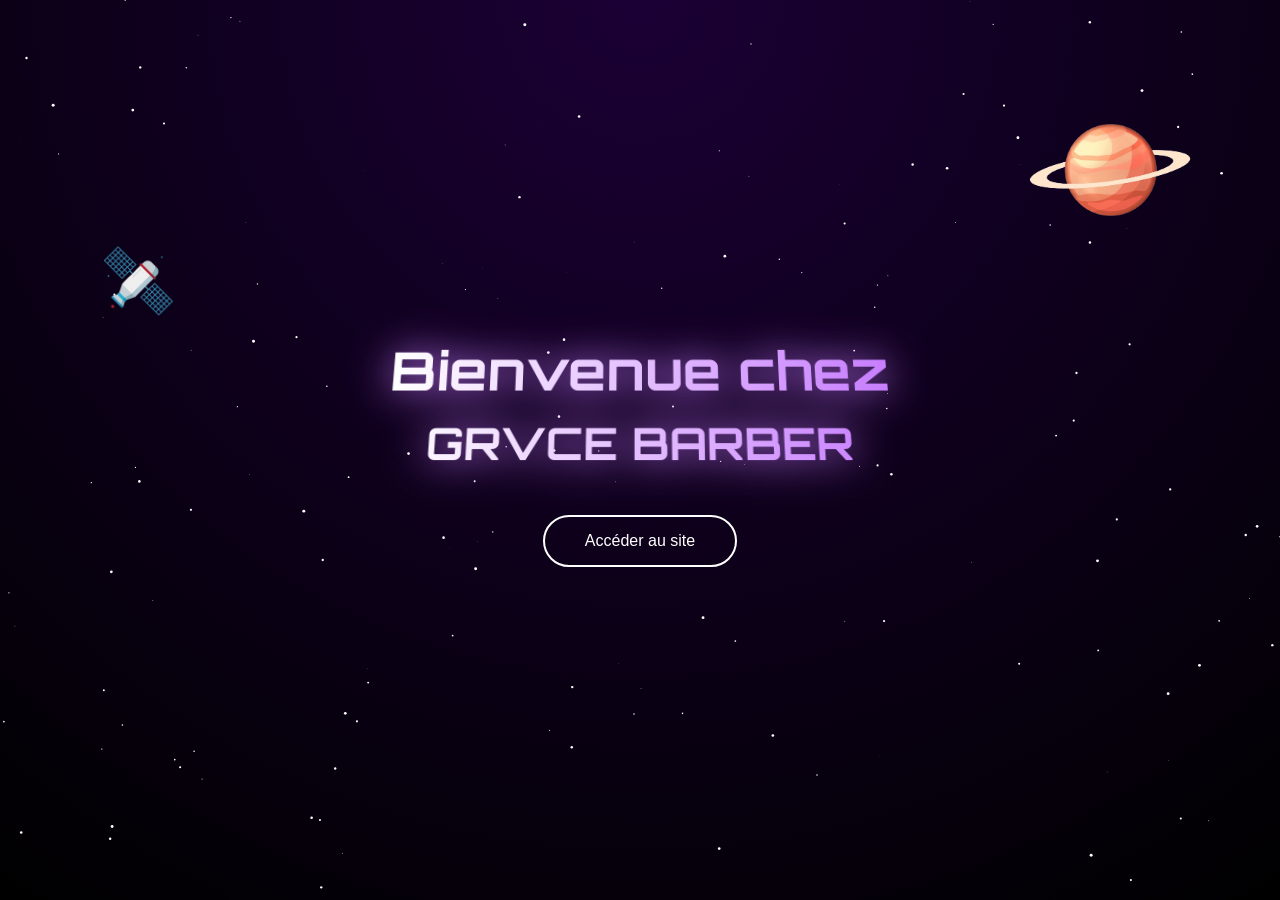
<file: index.html>
<!DOCTYPE html>
<html lang="fr">
<head>
  <meta charset="UTF-8">
  <meta name="viewport" content="width=device-width, initial-scale=1.0"/>
  <title>GRVCE BARBER</title>
  <link rel="stylesheet" href="style.css">
  <link href="https://fonts.googleapis.com/css2?family=Orbitron:wght@400;600&display=swap" rel="stylesheet">
</head>
<body>

  <canvas id="stars"></canvas>

  <img src="planete.png" alt="Planète" class="planet">
  <img src="fusee.png" alt="Fusée" class="rocket">
  <img src="satelite.png" alt="Satellite" class="satellite">
  <img src="among us.png" alt="Among Us" class="amongus">

  <div class="intro-container">
    <h1 class="intro-title">
      Bienvenue chez<br>
      <span>GRVCE BARBER</span>
    </h1>

    <button id="enter-btn" data-goto="accueil.html">Accéder au site</button>
  </div>

  <script src="script.js"></script>
</body>
</html>
</file>
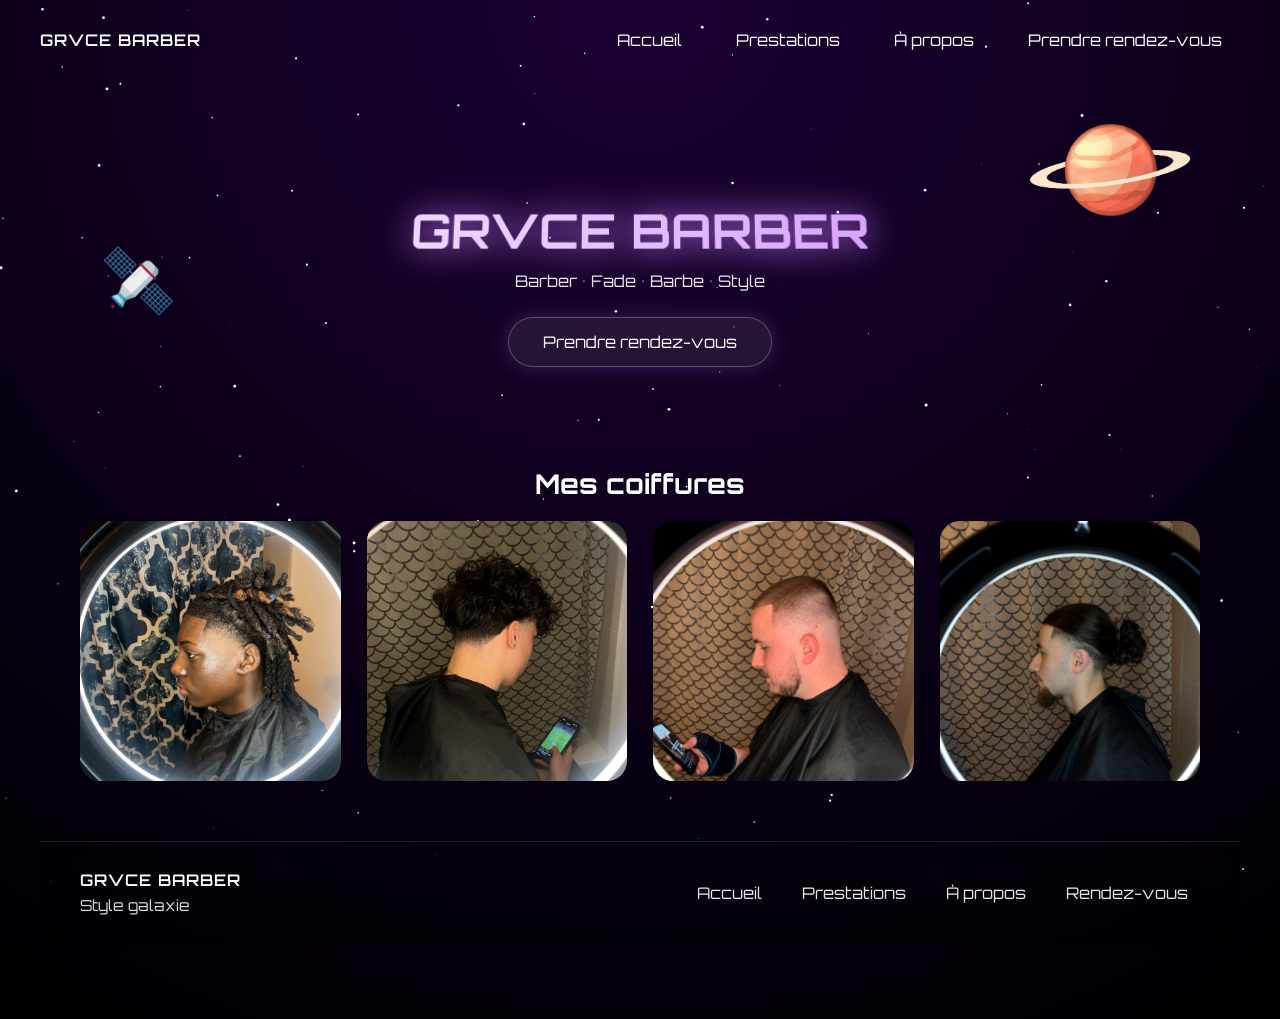
<file: accueil.html>
<!DOCTYPE html>
<html lang="fr">
<head>
  <meta charset="UTF-8" />
  <meta name="viewport" content="width=device-width, initial-scale=1.0"/>
  <title>GRVCE BARBER - Accueil</title>
  <link rel="stylesheet" href="style.css" />
  <link href="https://fonts.googleapis.com/css2?family=Orbitron:wght@400;600&display=swap" rel="stylesheet">
</head>
<body>

  <canvas id="stars"></canvas>

  <!-- Décors (même ambiance partout) -->
  <img src="planete.png" alt="Planète" class="planet">
  <img src="fusee.png" alt="Fusée" class="rocket">
  <img src="satelite.png" alt="Satellite" class="satellite">
  <img src="among us.png" alt="Among Us" class="amongus">

  <!-- Logo qui tourne au scroll (droite) -->
  <a href="rdv.html" id="scroll-logo" class="scroll-logo" aria-label="Retour accueil">
    prendre<br><span>rendez-vous</span>
  </a>

  <!-- NAVBAR -->
  <nav class="navbar">
    <a class="logo" href="accueil.html">GRVCE BARBER</a>

    <ul>
      <li class="nav-item"><a href="accueil.html">Accueil</a></li>
      <li class="nav-item"><a href="prestations.html">Prestations</a></li>
      <li class="nav-item"><a href="apropos.html">À propos</a></li>
      <li class="nav-item"><a href="rdv.html">Prendre rendez-vous</a></li>
    </ul>
  </nav>

  <main>
    <!-- HERO : bouton RDV à la place du texte -->
    <section class="hero">
      <h1 class="hero-title">GRVCE BARBER</h1>
      <p class="hero-subtitle">Barber • Fade • Barbe • Style</p>

      <a class="cta-btn" href="rdv.html">Prendre rendez-vous</a>
    </section>

    

    <!-- COIFFURES : même style que tes cards, avec image + hover pareil -->
    <section class="section">
      <h2 class="section-title">Mes coiffures</h2>
      

      <!-- REMPLACE SEULEMENT LA PARTIE haircuts-grid -->

<div class="haircuts-grid">
  <a class="haircut-card card" href="prestations.html">
    <img src="new 2.jpg">
  </a>

  <a class="haircut-card card" href="prestations.html">
    <img src="Nathan.jpeg">
  </a>

  <a class="haircut-card card" href="prestations.html">
    <img src="Thomas.jpg">
  </a>

  <a class="haircut-card card" href="prestations.html">
    <img src="Mussa.jpg">
  </a>
</div>

  

  <!-- FOOTER -->
  <footer class="footer">
    <div class="footer-inner">
      <div class="footer-brand">
        <div class="footer-logo">GRVCE BARBER</div>
        <div class="footer-note">Style galaxie</div>
      </div>

      <div class="footer-links">
        <a href="accueil.html">Accueil</a>
        <a href="prestations.html">Prestations</a>
        <a href="apropos.html">À propos</a>
        <a href="rdv.html">Rendez-vous</a>
      </div>
    </div>
  </footer>

  <script src="script.js"></script>
</body>
</html>
</file>
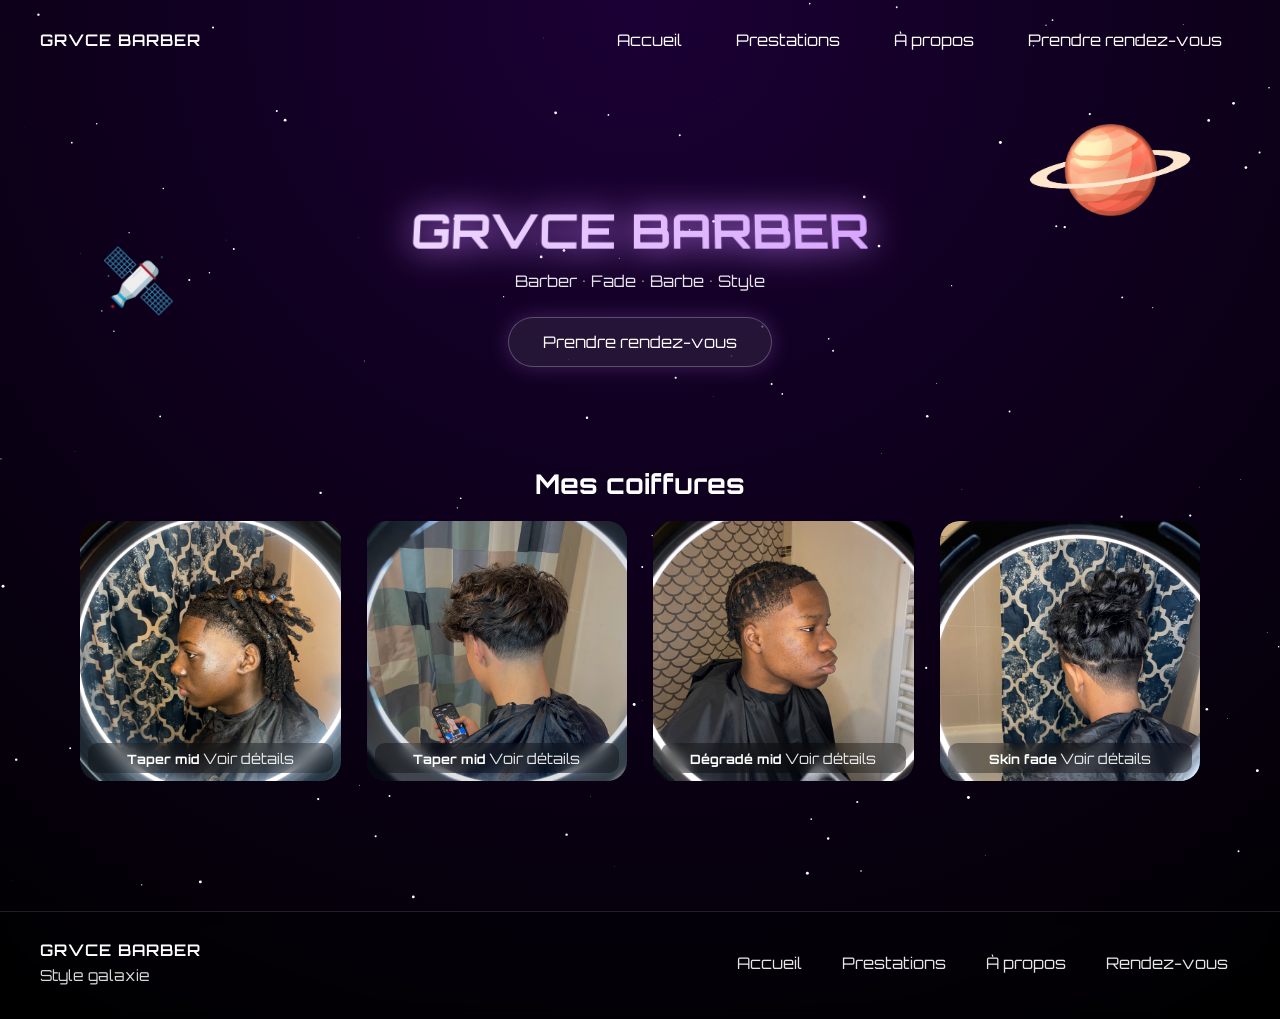
<file: Accueil.html>
<!DOCTYPE html>
<html lang="fr">
<head>
  <meta charset="UTF-8" />
  <meta name="viewport" content="width=device-width, initial-scale=1.0"/>
  <title>GRVCE BARBER - Accueil</title>
  <link rel="stylesheet" href="style.css" />
  <link href="https://fonts.googleapis.com/css2?family=Orbitron:wght@400;600&display=swap" rel="stylesheet">
</head>
<body>

  <canvas id="stars"></canvas>

  <!-- Décors (même ambiance partout) -->
  <img src="planete.png" alt="Planète" class="planet">
  <img src="fusee.png" alt="Fusée" class="rocket">
  <img src="satelite.png" alt="Satellite" class="satellite">
  <img src="among us.png" alt="Among Us" class="amongus">

  <!-- Logo qui tourne au scroll (droite) -->
  <a href="rdv.html" id="scroll-logo" class="scroll-logo" aria-label="Retour accueil">
    prendre<br><span>rendez-vous</span>
  </a>

  <!-- NAVBAR -->
  <nav class="navbar">
    <a class="logo" href="accueil.html">GRVCE BARBER</a>

    <ul>
      <li class="nav-item"><a href="accueil.html">Accueil</a></li>
      <li class="nav-item"><a href="prestations.html">Prestations</a></li>
      <li class="nav-item"><a href="apropos.html">À propos</a></li>
      <li class="nav-item"><a href="rdv.html">Prendre rendez-vous</a></li>
    </ul>
  </nav>

  <main>
    <!-- HERO : bouton RDV à la place du texte -->
    <section class="hero">
      <h1 class="hero-title">GRVCE BARBER</h1>
      <p class="hero-subtitle">Barber • Fade • Barbe • Style</p>

      <a class="cta-btn" href="rdv.html">Prendre rendez-vous</a>
    </section>

    

    <!-- COIFFURES : même style que tes cards, avec image + hover pareil -->
    <section class="section">
      <h2 class="section-title">Mes coiffures</h2>
      

      <div class="haircuts-grid">
        <!-- Remplace les src + titres -->
        <a class="haircut-card card" href="prestations.html">
          <img src="new 2.jpg" alt="Coiffure 1">
          <div class="haircut-info">
            <strong>Taper mid</strong>
            <span>Voir détails</span>
          </div>
        </a>

        <a class="haircut-card card" href="prestations.html">
          <img src="coiffure 10.jpg" alt="Coiffure 2">
          <div class="haircut-info">
            <strong>Taper mid</strong>
            <span>Voir détails</span>
          </div>
        </a>

        <a class="haircut-card card" href="prestations.html">
          <img src="coiffure 7.jpg" alt="Coiffure 3">
          <div class="haircut-info">
            <strong>Dégradé mid</strong>
            <span>Voir détails</span>
          </div>
        </a>

        <a class="haircut-card card" href="prestations.html">
          <img src="coiffure 4.jpg" alt="Coiffure 4">
          <div class="haircut-info">
            <strong>Skin fade</strong>
            <span>Voir détails</span>
          </div>
        </a>
      </div>
    </section>
  </main>


  

  <!-- FOOTER -->
  <footer class="footer">
    <div class="footer-inner">
      <div class="footer-brand">
        <div class="footer-logo">GRVCE BARBER</div>
        <div class="footer-note">Style galaxie</div>
      </div>

      <div class="footer-links">
        <a href="accueil.html.html">Accueil</a>
        <a href="prestations.html">Prestations</a>
        <a href="apropos.html">À propos</a>
        <a href="rdv.html">Rendez-vous</a>
      </div>
    </div>
  </footer>

  <script src="script.js"></script>
</body>
</html>
</file>
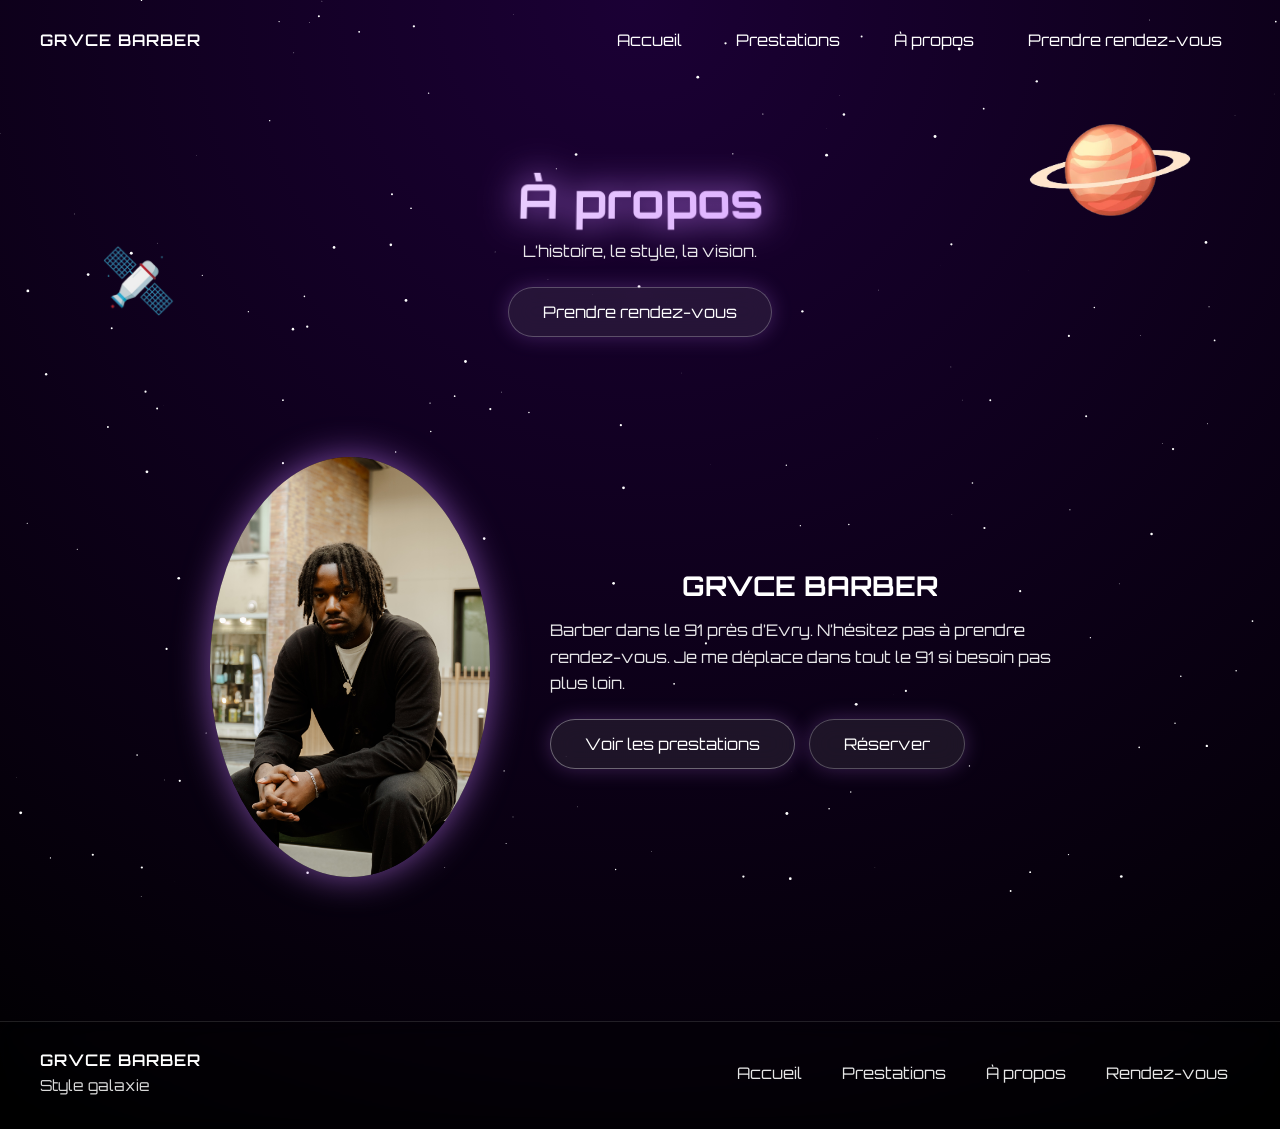
<file: apropos.html>
<!DOCTYPE html>
<html lang="fr">
<head>
  <meta charset="UTF-8" />
  <meta name="viewport" content="width=device-width, initial-scale=1.0"/>
  <title>GRVCE BARBER - À propos</title>
  <link rel="stylesheet" href="style.css" />
  <link href="https://fonts.googleapis.com/css2?family=Orbitron:wght@400;600&display=swap" rel="stylesheet">
</head>
<body>

  <canvas id="stars"></canvas>

 <img src="planete.png" alt="Planète" class="planet">
  <img src="fusee.png" alt="Fusée" class="rocket">
  <img src="satelite.png" alt="Satellite" class="satellite">
  <img src="among us.png" alt="Among Us" class="amongus">

 <a href="rdv.html" id="scroll-logo" class="scroll-logo" aria-label="Retour accueil">
    prendre<br><span>rendez-vous</span>
  </a>

  <nav class="navbar">
    <a class="logo" href="accueil.html">GRVCE BARBER</a>
    <ul>
      <li class="nav-item"><a href="accueil.html">Accueil</a></li>
      <li class="nav-item"><a href="prestations.html">Prestations</a></li>
      <li class="nav-item"><a href="apropos.html">À propos</a></li>
      <li class="nav-item"><a href="rdv.html">Prendre rendez-vous</a></li>
    </ul>
  </nav>

  <main>
    <section class="hero hero-small">
      <h1 class="hero-title">À propos</h1>
      <p class="hero-subtitle">L’histoire, le style, la vision.</p>
      <a class="cta-btn" href="rdv.html">Prendre rendez-vous</a>
    </section>

    <section class="about">
      <div class="about-photo">
        <!-- Mets ta photo -->
        <img src="Grace part 2 (1 sur 41).jpg" alt="Photo du barber">
      </div>

      <div class="about-text">
        <h2 class="section-title">GRVCE BARBER</h2>
        <p class="about-paragraph">
          Barber dans le 91 près d’Evry. N’hésitez pas à prendre rendez-vous.
          Je me déplace dans tout le 91 si besoin pas plus loin.

        </p>

        <div class="about-actions">
          <a class="cta-btn cta-btn--ghost" href="prestations.html">Voir les prestations</a>
          <a class="cta-btn" href="rdv.html">Réserver</a>
        </div>
      </div>
    </section>
  </main>

    <footer class="footer">
    <div class="footer-inner">
      <div class="footer-brand">
        <div class="footer-logo">GRVCE BARBER</div>
        <div class="footer-note">Style galaxie</div>
      </div>

      <div class="footer-links">
        <a href="accueil.html">Accueil</a>
        <a href="prestations.html">Prestations</a>
        <a href="apropos.html">À propos</a>
        <a href="rdv.html">Rendez-vous</a>
      </div>
    </div>
  </footer>

  <script src="script.js"></script>
</body>
</html>
</file>
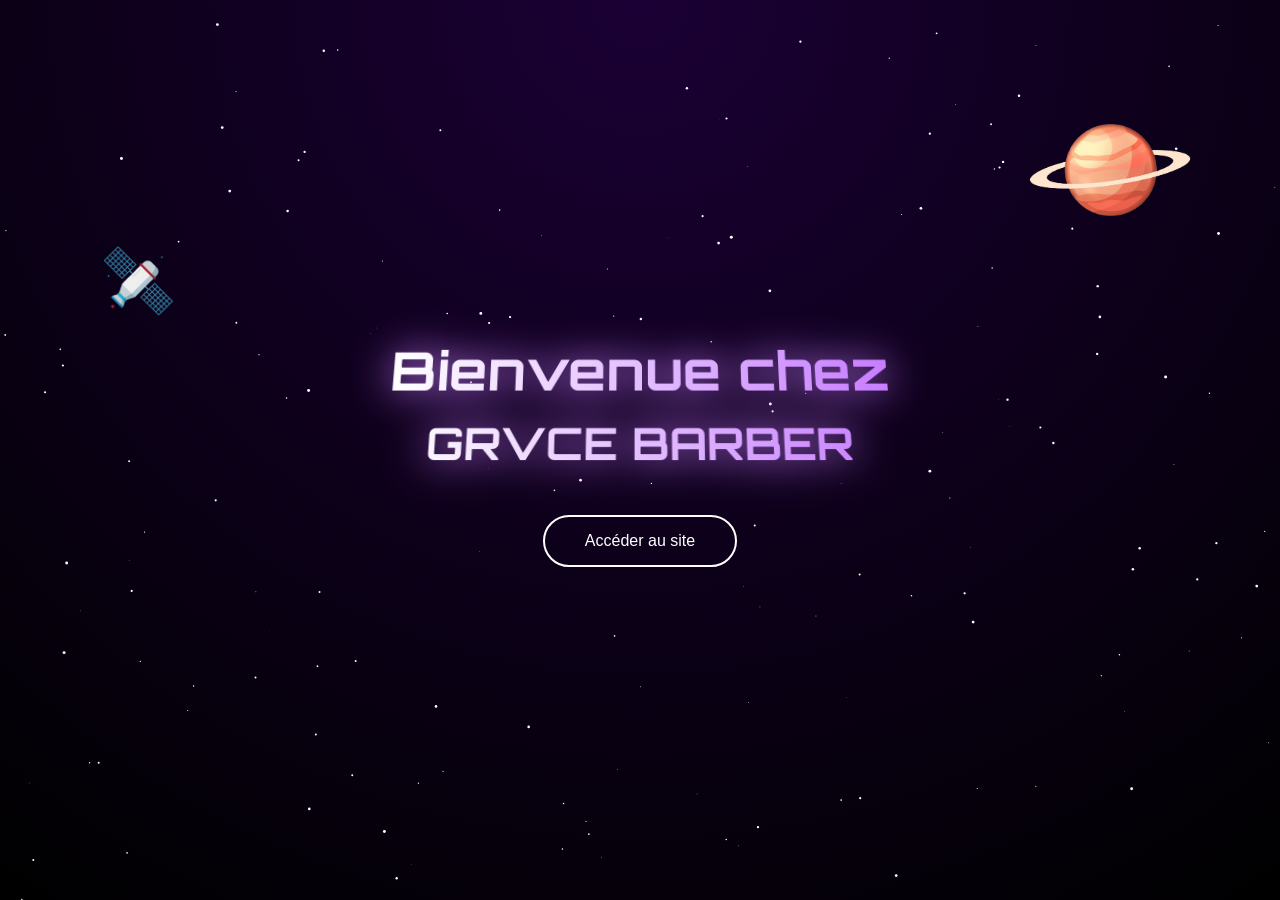
<file: intro.html>
<!DOCTYPE html>
<html lang="fr">
<head>
  <meta charset="UTF-8">
  <meta name="viewport" content="width=device-width, initial-scale=1.0"/>
  <title>GRVCE BARBER</title>
  <link rel="stylesheet" href="style.css">
  <link href="https://fonts.googleapis.com/css2?family=Orbitron:wght@400;600&display=swap" rel="stylesheet">
</head>
<body>

  <canvas id="stars"></canvas>

  <img src="planete.png" alt="Planète" class="planet">
  <img src="fusee.png" alt="Fusée" class="rocket">
  <img src="satelite.png" alt="Satellite" class="satellite">
  <img src="among us.png" alt="Among Us" class="amongus">

  <div class="intro-container">
    <h1 class="intro-title">
      Bienvenue chez<br>
      <span>GRVCE BARBER</span>
    </h1>

    <button id="enter-btn" data-goto="index.html">Accéder au site</button>
  </div>

  <script src="script.js"></script>
</body>
</html>
</file>
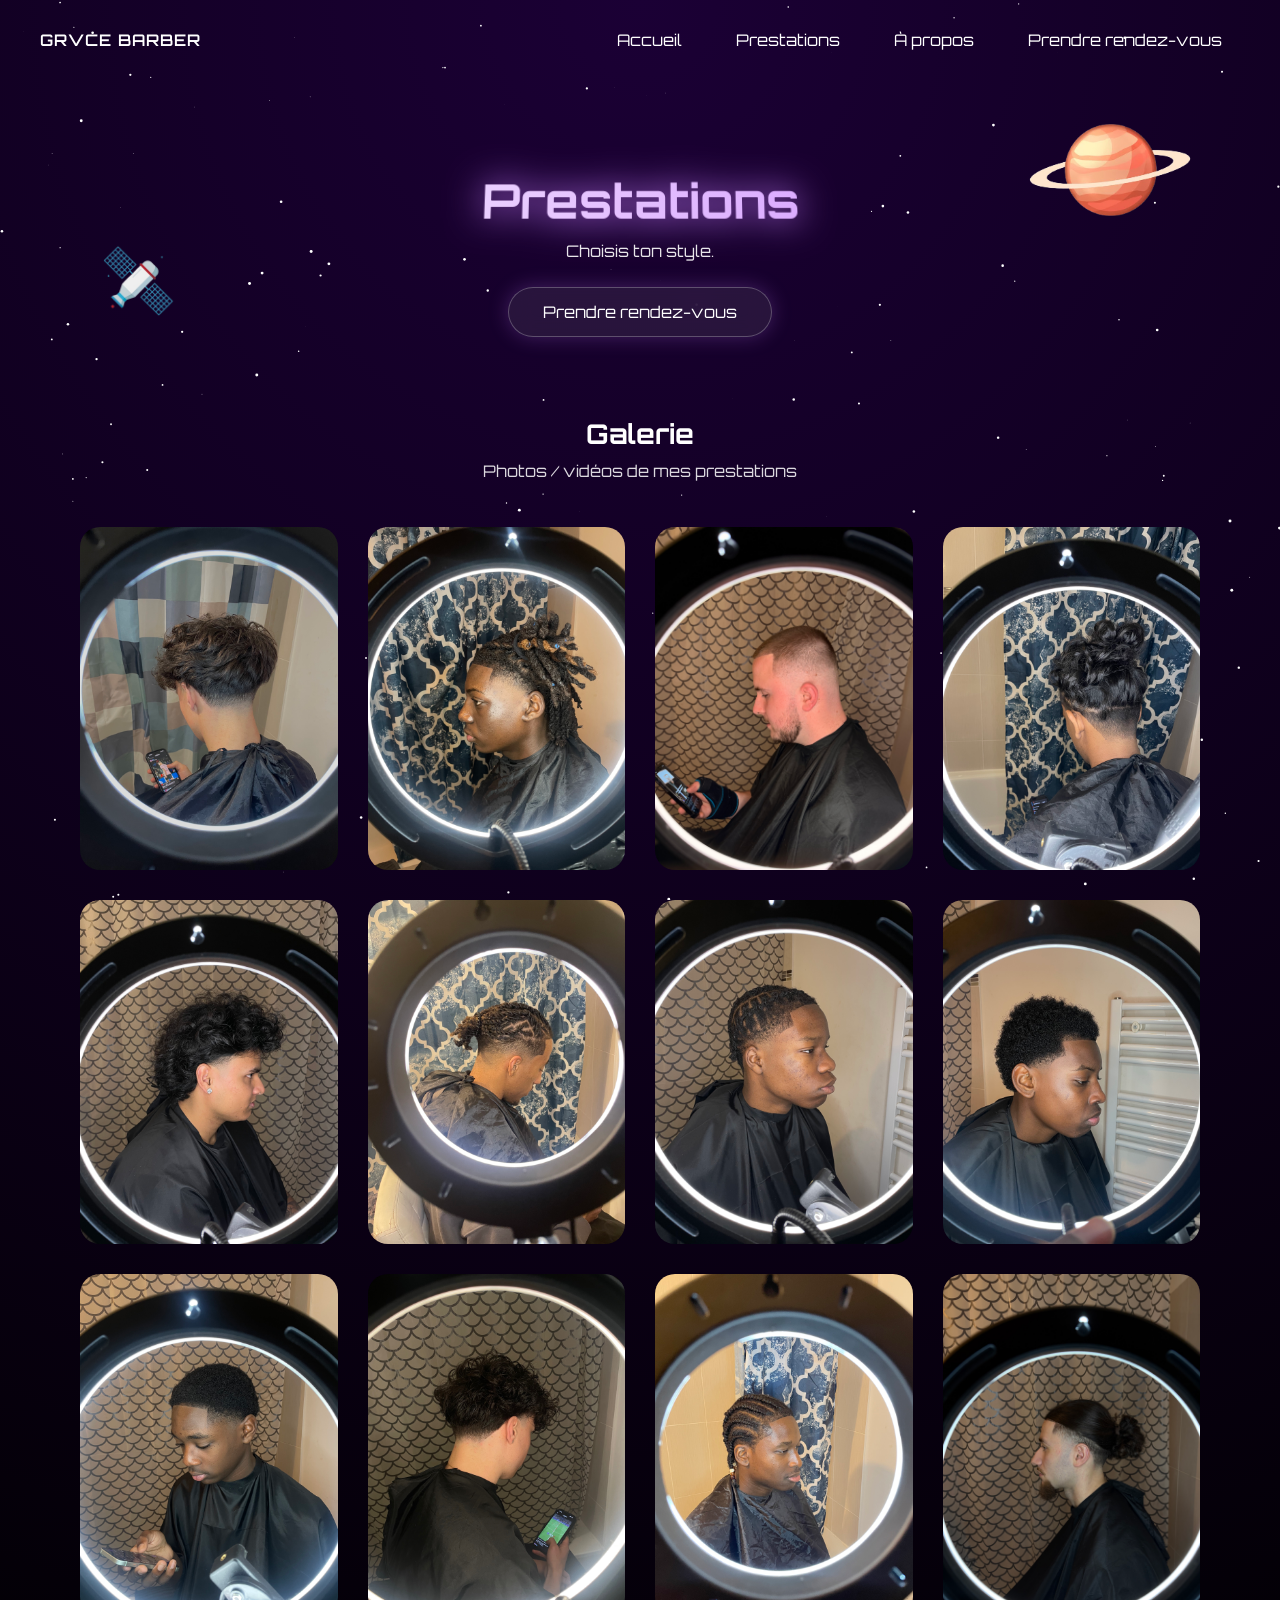
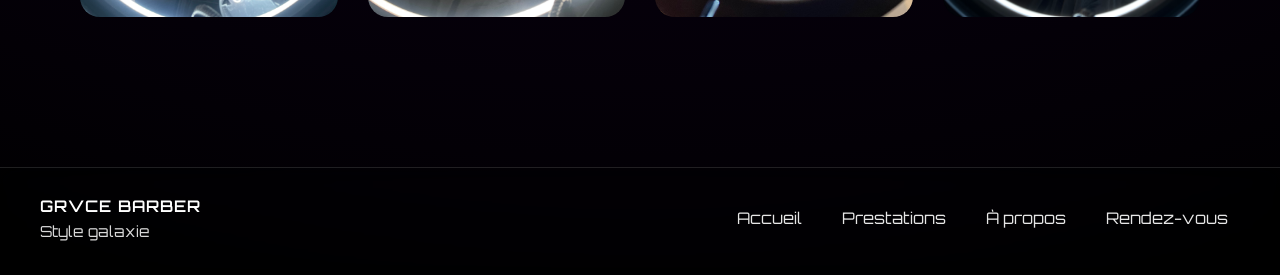
<file: prestations.html>
<!DOCTYPE html>
<html lang="fr">
<head>
  <meta charset="UTF-8" />
  <meta name="viewport" content="width=device-width, initial-scale=1.0"/>
  <title>GRVCE BARBER - Prestations</title>
  <link rel="stylesheet" href="style.css" />
  <link href="https://fonts.googleapis.com/css2?family=Orbitron:wght@400;600&display=swap" rel="stylesheet">
</head>
<body>

  <canvas id="stars"></canvas>

  <img src="planete.png" alt="Planète" class="planet">
  <img src="fusee.png" alt="Fusée" class="rocket">
  <img src="satelite.png" alt="Satellite" class="satellite">
  <img src="among us.png" alt="Among Us" class="amongus">

 <a href="rdv.html" id="scroll-logo" class="scroll-logo" aria-label="Retour accueil">
    prendre<br><span>rendez-vous</span>
  </a>

  <nav class="navbar">
    <a class="logo" href="accueil.html">GRVCE BARBER</a>

    <ul>
      <li class="nav-item"><a href="accueil.html">Accueil</a></li>
      <li class="nav-item"><a href="prestations.html">Prestations</a></li>
      <li class="nav-item"><a href="apropos.html">À propos</a></li>
      <li class="nav-item"><a href="rdv.html">Prendre rendez-vous</a></li>
    </ul>
  </nav>

  <main>
    <section class="hero hero-small">
      <h1 class="hero-title">Prestations</h1>
      <p class="hero-subtitle">Choisis ton style.</p>
      <a class="cta-btn" href="rdv.html">Prendre rendez-vous</a>
    </section>

    <section class="section">
      <h2 class="section-title">Galerie</h2>
      <p class="section-subtitle">Photos / vidéos de mes prestations</p>

      <div class="gallery-grid">
        <!-- Mets tes images/vidéos ici -->
        <img src="coiffure 10.jpg" alt="Coiffure 1">
        <img src="new 2.jpg" alt="Coiffure 2">
        <img src="Thomas.jpg" alt="Coiffure 3">
        <img src="coiffure 4.jpg" alt="Coiffure 4">
         <img src="new 6.jpg " alt="Coiffure 5">
          <img src="new 3.jpg" alt="Coiffure 6">
           <img src="coiffure 7.jpg" alt="Coiffure 7">
            <img src="coiffure 8.jpg" alt="Coiffure 8">
            <img src="coiffure 9.jpg" alt="Coiffure 9">
          <img src="Nathan.jpeg" alt="Coiffure 10">
           <img src="new 4.jpg" alt="Coiffure 11">
            <img src="Mussa.jpg" alt="Coiffure 12">
      </div>
    </section>
  </main>

    <footer class="footer">
    <div class="footer-inner">
      <div class="footer-brand">
        <div class="footer-logo">GRVCE BARBER</div>
        <div class="footer-note">Style galaxie</div>
      </div>

      <div class="footer-links">
        <a href="accueil.html">Accueil</a>
        <a href="prestations.html">Prestations</a>
        <a href="apropos.html">À propos</a>
        <a href="rdv.html">Rendez-vous</a>
      </div>
    </div>
  </footer>

  <script src="script.js"></script>
</body>
</html>
</file>
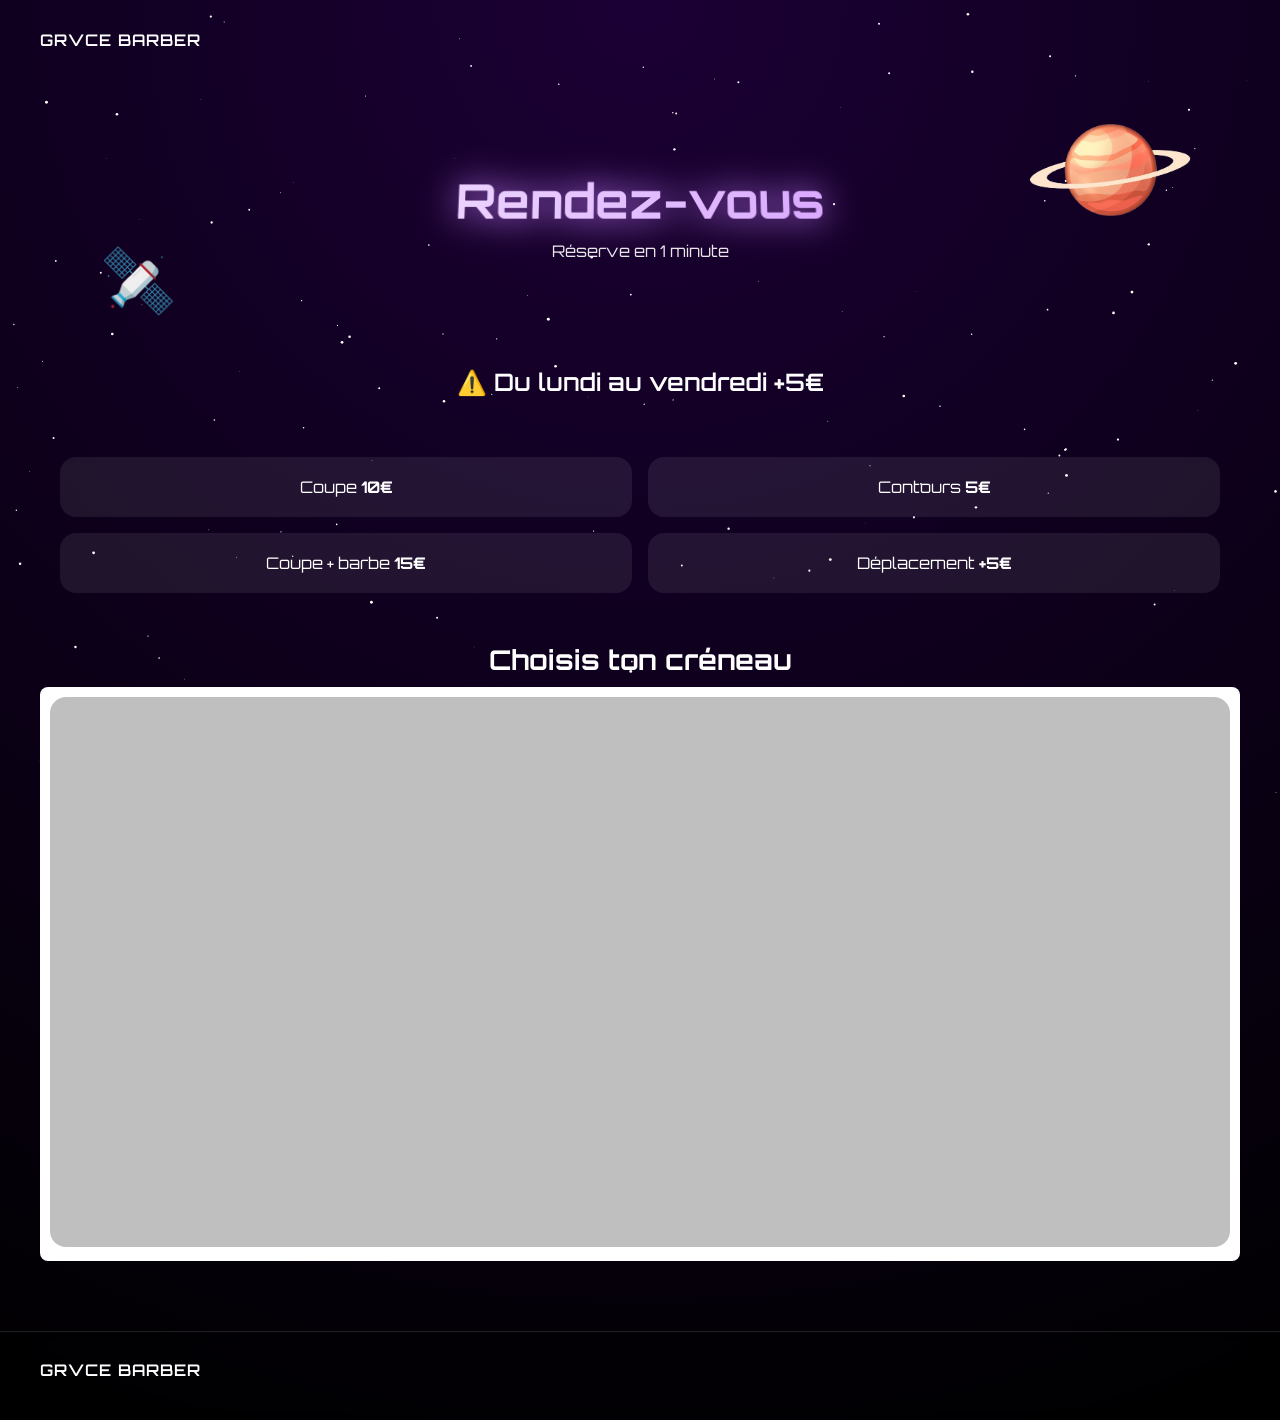
<file: rdv.html>
<!DOCTYPE html>
<html lang="fr">
<head>
  <meta charset="UTF-8" />
  <meta name="viewport" content="width=device-width, initial-scale=1.0"/>
  <title>GRVCE BARBER - Rendez-vous</title>
  <link rel="stylesheet" href="style.css" />
  <link href="https://fonts.googleapis.com/css2?family=Orbitron:wght@400;600&display=swap" rel="stylesheet">
</head>
<body>

<canvas id="stars"></canvas>

<img src="planete.png" class="planet">
<img src="fusee.png" class="rocket">
<img src="satelite.png" class="satellite">
<img src="among us.png" class="amongus">

<nav class="navbar">
  <a class="logo" href="accueil.html">GRVCE BARBER</a>
</nav>

<main>

  <section class="hero hero-small">
    <h1 class="hero-title">Rendez-vous</h1>
    <p class="hero-subtitle">Réserve en 1 minute</p>
  </section>

  <!-- ⚠️ MESSAGE -->
  <section class="section">
    <h2 class="alert-text">
      ⚠️ Du lundi au vendredi +5€
    </h2>
  </section>

  <!-- PRIX -->
  <section class="section">
    <div class="price-grid">

      <div class="price-card" onclick="scrollToAgenda()">
        <span>Coupe</span>
        <strong>10€</strong>
      </div>

      <div class="price-card" onclick="scrollToAgenda()">
        <span>Contours</span>
        <strong>5€</strong>
      </div>

      <div class="price-card" onclick="scrollToAgenda()">
        <span>Coupe + barbe</span>
        <strong>15€</strong>
      </div>

      <div class="price-card" onclick="scrollToAgenda()">
        <span>Déplacement</span>
        <strong>+5€</strong>
      </div>

    </div>
  </section>

  <!-- AGENDA -->
  <section class="section agenda-section" id="agenda">
    <h2 class="section-title">Choisis ton créneau</h2>

    <div class="iframe-wrap">
      <iframe
        src="https://calendar.app.google/X7s5x1gVGDosjLzv7"
        frameborder="0"
        loading="lazy">
      </iframe>
    </div>
  </section>

</main>

<footer class="footer">
  <div class="footer-inner">
    <div class="footer-logo">GRVCE BARBER</div>
  </div>
</footer>

<script>
function scrollToAgenda(){
  document.getElementById("agenda").scrollIntoView({ behavior: "smooth" });
}
</script>

<script src="script.js"></script>
</body>
</html>
</file>
<file: style.css>
* { margin: 0; padding: 0; box-sizing: border-box; }

:root{
  --bg1:#1b0035;
  --bg2:#000;
  --glass: rgba(255,255,255,0.08);
  --glow: rgba(199,125,255,0.55);
  --txt: #fff;
}

body {
  font-family: 'Orbitron', sans-serif;
  background: radial-gradient(circle at top, var(--bg1), var(--bg2));
  color: var(--txt);
  overflow-x: hidden;
  min-height: 100vh;
}

#stars {
  position: fixed;
  inset: 0;
  z-index: -2;
}

/* ===============================
   INTRO
================================ */
.intro-container {
  height: 100vh;
  display: flex;
  flex-direction: column;
  justify-content: center;
  align-items: center;
  text-align: center;
  padding: 24px;
}

.intro-title {
  font-size: 3.5rem;
  margin-bottom: 40px;
  animation: float 4s ease-in-out infinite;
  background: linear-gradient(90deg, #fff, #c77dff);
  -webkit-background-clip: text;
  color: transparent;
  filter: drop-shadow(0 0 20px #c77dff);
  transform: perspective(800px) rotateX(15deg);
}

.intro-title span { font-size: 2.8rem; }

@keyframes float {
  0%, 100% { transform: translateY(0) perspective(800px) rotateX(15deg); }
  50% { transform: translateY(-20px) perspective(800px) rotateX(15deg); }
}

#enter-btn {
  padding: 15px 40px;
  font-size: 1rem;
  border-radius: 30px;
  border: 2px solid white;
  background: transparent;
  color: white;
  cursor: pointer;
  transition: all 0.4s cubic-bezier(0.68,-0.55,0.27,1.55);
}
#enter-btn:hover { background: white; color: black; transform: scale(1.1); }

/* ===============================
   NAVBAR
================================ */
.navbar {
  height: 80px;
  display: flex;
  align-items: center;
  justify-content: space-between;
  gap: 24px;
  padding: 0 40px;
}

.logo {
  text-decoration: none;
  color: white;
  font-weight: 600;
  letter-spacing: 1px;
  cursor: pointer;
  transition: transform 0.4s cubic-bezier(0.68,-0.55,0.27,1.55);
}
.logo:hover { transform: scale(1.12); }

.navbar ul {
  display: flex;
  gap: 18px;
  list-style: none;
  flex-wrap: wrap;
}

.nav-item {
  padding: 10px 18px;
  border-radius: 20px;
  cursor: pointer;
  transition: all 0.3s ease;
}
.nav-item a { color: white; text-decoration: none; }
.nav-item:hover { background: white; color: black; transform: translateY(-3px); }
.nav-item:hover a { color: black; }

/* ===============================
   HERO / SECTIONS
================================ */
main { padding-bottom: 60px; }

.hero {
  padding: 120px 40px 60px;
  text-align: center;
}
.hero-small { padding: 90px 40px 40px; }

.hero-title{
  font-size: clamp(2.2rem, 3.8vw, 3.6rem);
  background: linear-gradient(90deg, #fff, #c77dff);
  -webkit-background-clip: text;
  color: transparent;
  filter: drop-shadow(0 0 18px #c77dff);
  margin-bottom: 10px;
  transform: perspective(900px) rotateX(12deg);
}
.hero-subtitle{
  opacity: 0.9;
  margin-bottom: 26px;
}

.section{ padding: 40px 40px 10px; }
.section-title{
  text-align: center;
  font-size: 1.7rem;
  margin-bottom: 10px;
}
.section-subtitle{
  text-align: center;
  opacity: 0.85;
  margin-bottom: 26px;
}

/* CTA bouton */
.cta-btn{
  display: inline-block;
  padding: 14px 34px;
  border-radius: 999px;
  text-decoration: none;
  color: white;

  background: rgba(255,255,255,0.08);
  backdrop-filter: blur(12px);
  border: 1px solid rgba(255,255,255,0.25);

  box-shadow: 0 0 20px rgba(199,125,255,0.25);

  transition: all 0.4s ease;
  animation: glowPulse 2.5s infinite;
}

@keyframes navGlow {
  0%   { box-shadow: 0 0 0 rgba(199,125,255,0); }
  50%  { box-shadow: 0 0 12px rgba(199,125,255,0.25); }
  100% { box-shadow: 0 0 0 rgba(199,125,255,0); }
}

.nav-item:hover{
  transform: translateY(-2px) scale(1.05);
  background: rgba(255,255,255,0.15);
  box-shadow: 0 0 20px rgba(199,125,255,0.5);
}

.nav-item a{
  color: white;
  text-decoration: none;
}

@media (max-width:768px){

  .cta-btn{
    animation: glowPulse 3s infinite;
  }

  .nav-item{
    animation: none; /* plus clean mobile */
  }

}

.cta-btn:hover{
  transform: scale(1.07);
  box-shadow: 0 0 35px rgba(199,125,255,0.6);
  background: rgba(255,255,255,0.15);
}
.cta-btn:hover{
  background: white;
  color: black;
  transform: translateY(-2px) scale(1.05);
}
.cta-btn--ghost{
  background: rgba(255,255,255,0.08);
  border-color: rgba(255,255,255,0.35);
}

/* ===============================
   CARDS (hover déjà "galaxie")
================================ */
.cards {
  display: flex;
  justify-content: center;
  gap: 30px;
  padding: 60px 40px;
  flex-wrap: wrap;
}

.card {
  width: 220px;
  height: 150px;
  background: var(--glass);
  border-radius: 20px;
  display: flex;
  align-items: center;
  justify-content: center;
  backdrop-filter: blur(10px);
  transition: transform 0.4s cubic-bezier(0.25,0.46,0.45,0.94),
              box-shadow 0.3s;
  text-align: center;
}
.card:hover {
  transform: translateY(-15px) scale(1.05);
  box-shadow: 0 20px 40px var(--glow);
}

/* ===============================
   COIFFURES (cards avec image)
================================ */
.haircuts-grid{
  display: grid;
  grid-template-columns: repeat(auto-fit, minmax(230px, 1fr));
  gap: 26px;
  padding: 10px 40px 60px;
  max-width: 1200px;
  margin: 0 auto;
}

.haircut-card{
  width: 100%;
  height: 260px;
  padding: 0;
  overflow: hidden;
  position: relative;
  text-decoration: none;
  color: white;
  display: block;
}

.haircut-card img{
  width: 100%;
  height: 100%;
  object-fit: cover;
  transform: scale(1.02);
  transition: transform 0.45s ease, filter 0.45s ease;
  filter: saturate(1.05) contrast(1.05);
}

.haircut-card:hover img{
  transform: scale(1.10);
  filter: saturate(1.2) contrast(1.1);
}

.haircut-info{
  position: absolute;
  left: 8px;
  right: 8px;
  bottom: 8px;
  padding: 6px 8px;
  border-radius: 10px;
  font-size: 0.75rem;
  background: rgba(0,0,0,0.35);
  backdrop-filter: blur(6px);
}

.haircut-info strong{
  font-size: 0.8rem;
}

.haircut-info span{
  font-size: 0.65rem;
}
.haircut-info span{
  opacity: 0.9;
  font-size: 0.9rem;
}

/* ===============================
   GALLERY
================================ */
.gallery-grid {
  display: grid;
  grid-template-columns: repeat(auto-fit, minmax(250px, 1fr));
  gap: 30px;
  padding: 20px 40px 80px;
}

.gallery-grid img,
.gallery-grid video {
  width: 100%;
  border-radius: 20px;
  transition: transform 0.4s ease, box-shadow 0.4s ease;
}

.gallery-grid img:hover,
.gallery-grid video:hover {
  transform: scale(1.05);
  box-shadow: 0 0 40px rgba(199,125,255,0.7);
}

/* ===============================
   ABOUT
================================ */
.about {
  display: flex;
  align-items: center;
  justify-content: center;
  gap: 60px;
  padding: 80px 40px;
  flex-wrap: wrap;
}

.about-photo img {
  width: 280px;
  border-radius: 50%;
  animation: float 5s ease-in-out infinite;
  box-shadow: 0 0 35px rgba(199,125,255,0.6);
}

.about-text{
  max-width: 520px;
}

.about-paragraph{
  opacity: 0.9;
  line-height: 1.65;
  margin-top: 14px;
}

.about-actions{
  display: flex;
  gap: 14px;
  flex-wrap: wrap;
  margin-top: 22px;
}

/* ===============================
   IFRAME
================================ */
.iframe-wrap{
  max-width: 1200px;
  margin: 0 auto;
  padding: 0 40px 80px;
}
.iframe-wrap iframe{
  border-radius: 18px;
  background: rgba(0,0,0,0.25);
}

/* ===============================
   FOOTER
================================ */
.footer{
  padding: 28px 40px 34px;
  border-top: 1px solid rgba(255,255,255,0.12);
  background: rgba(0,0,0,0.20);
  backdrop-filter: blur(10px);
}

.footer-inner{
  max-width: 1200px;
  margin: 0 auto;
  display: flex;
  justify-content: space-between;
  gap: 18px;
  flex-wrap: wrap;
  align-items: center;
}

.footer-logo{
  font-weight: 600;
  letter-spacing: 1px;
  margin-bottom: 6px;
}
.footer-note{
  opacity: 0.85;
  font-size: 0.95rem;
}

.footer-links{
  display: flex;
  gap: 16px;
  flex-wrap: wrap;
}
.footer-links a{
  color: white;
  text-decoration: none;
  opacity: 0.9;
  padding: 8px 12px;
  border-radius: 14px;
  transition: all 0.25s ease;
}
.footer-links a:hover{
  background: rgba(255,255,255,0.12);
  opacity: 1;
  transform: translateY(-2px);
}

/* ===============================
   PARTICULES
================================ */
.particle {
  position: fixed;
  width: 4px;
  height: 4px;
  background: white;
  border-radius: 50%;
  pointer-events: none;
  z-index: 50;
}

/* ===============================
   DECORS
================================ */
.planet {
  position: absolute;
  top: 80px;
  right: 80px;
  width: 180px;
  animation: planetFloat 6s cubic-bezier(0.25,0.46,0.45,0.94) infinite;
  pointer-events: none;
}

@keyframes planetFloat {
  0% { transform: translateY(0) rotate(0deg); }
  50% { transform: translateY(-25px) rotate(5deg); }
  100% { transform: translateY(0) rotate(0deg); }
}

.rocket {
  position: absolute;
  bottom: 120px;
  left: -200px;
  width: 140px;
  transform: rotate(15deg);
  pointer-events: none;
}

.satellite {
  position: absolute;
  top: 220px;
  left: 80px;
  width: 120px;
  animation: satelliteFloat 5s cubic-bezier(0.25,0.46,0.45,0.94) infinite;
  pointer-events: none;
}

@keyframes satelliteFloat {
  0% { transform: translateY(0) rotate(-5deg); }
  50% { transform: translateY(-20px) rotate(5deg); }
  100% { transform: translateY(0) rotate(-5deg); }
}

.amongus {
  position: absolute;
  top: 45%;
  right: -150px;
  width: 110px;
  pointer-events: none;
}

/* ===============================
   LOGO QUI TOURNE AU SCROLL (droite)
================================ */
.scroll-logo{
  position: fixed;
  right: 18px;
  top: 50%;
  transform: translateY(-50%);
  z-index: 20;
  text-decoration: none;
  color: white;
  padding: 12px 14px;
  border-radius: 18px;
  background: rgba(255,255,255,0.06);
  border: 1px solid rgba(255,255,255,0.14);
  backdrop-filter: blur(10px);
  box-shadow: 0 0 28px rgba(199,125,255,0.22);
  transform-style: preserve-3d;
  will-change: transform;
  opacity: 0;
  pointer-events: none;
  transition: opacity .35s ease;
}
.scroll-logo span{
  opacity: 0.9;
  font-size: 0.9rem;
}
.scroll-logo.is-visible{
  opacity: 1;
  pointer-events: auto;
}

/* Mobile */
@media (max-width: 700px){
  .navbar{ padding: 0 16px; height: auto; padding-top: 16px; padding-bottom: 16px; }
  .hero{ padding: 90px 16px 40px; }
  .cards{ padding: 40px 16px; }
  .section{ padding: 30px 16px 10px; }
  .gallery-grid{ padding: 20px 16px 60px; }
  .haircuts-grid{ padding: 10px 16px 60px; }
  .iframe-wrap{ padding: 0 16px 70px; }
  .footer{ padding: 22px 16px 26px; }
  .planet{ right: 16px; width: 140px; }
  .satellite{ left: 16px; width: 96px; }
}



.iframe-wrap {
  background: #ffffff;
  padding: 10px;
  border-radius: 8px; /* optionnel, enlève si tu veux strictement blanc */
}


/* ===============================
   RESPONSIVE MOBILE FINAL
================================ */
@media (max-width: 768px){

  body{
    font-size: 0.95rem;
  }

  /* INTRO */
  .intro-title{
    font-size: 2.2rem;
  }
  .intro-title span{
    font-size: 1.8rem;
  }
  #enter-btn{
    width: 100%;
    max-width: 280px;
  }

  /* NAVBAR */
  .navbar{
    flex-direction: column;
    align-items: center;
    gap: 12px;
    text-align: center;
  }
  .navbar ul{
    justify-content: center;
    gap: 10px;
  }

  /* HERO */
  .hero-title{
    font-size: 2.1rem;
  }
  .hero-subtitle{
    font-size: 0.95rem;
  }

  /* INDEX – COIFFURES */
  .haircuts-grid{
    grid-template-columns: 1fr;
  }
  .haircut-card{
    height: 220px;
  }

  /* PRESTATIONS – GALERIE */
  .gallery-grid{
    grid-template-columns: repeat(2, 1fr);
    gap: 16px;
  }

  /* RDV – CARDS */
  .cards{
    gap: 16px;
  }
  .card{
    width: 100%;
    max-width: 280px;
    height: auto;
    padding: 20px;
  }

  /* IFRAME GOOGLE CALENDAR */
  .iframe-wrap iframe{
    height: 480px;
  }

  /* ABOUT */
  .about{
    flex-direction: column;
    text-align: center;
    padding: 50px 16px;
  }
  .about-photo img{
    width: 200px;
  }
  .about-actions{
    justify-content: center;
  }
  .about-actions .cta-btn{
    width: 100%;
    max-width: 260px;
  }

  /* FOOTER */
  .footer-inner{
    flex-direction: column;
    text-align: center;
  }

  /* DECORS – PLUS DISCRETS */
  .planet,
  .satellite,
  .amongus{
    opacity: 0.6;
  }
  .rocket{
    display: none;
  }

  /* LOGO SCROLL */
  .scroll-logo{
    right: 10px;
    padding: 8px 10px;
    font-size: 0.75rem;
  }
}


/* ===============================
   IPHONE / SAFARI iOS FIX
================================ */
@supports (-webkit-touch-callout: none) {

  /* Empêche les bugs de zoom et overflow */
  html, body {
    width: 100%;
    overflow-x: hidden;
    -webkit-text-size-adjust: 100%;
  }

  /* Safe areas (notch, Dynamic Island) */
  body {
    padding-left: env(safe-area-inset-left);
    padding-right: env(safe-area-inset-right);
  }

  /* Canvas plein écran correct */
  #stars {
    position: fixed;
    width: 100vw;
    height: 100vh;
  }

  /* INTRO */
  .intro-container {
    min-height: 100svh; /* correct sur iOS */
  }

  /* HERO */
  .hero {
    padding-top: 100px;
  }

  /* Grilles plus stables sur Safari */
  .haircuts-grid,
  .gallery-grid {
    grid-template-columns: 1fr;
  }

  /* Images : pas de zoom chelou */
  img {
    max-width: 100%;
    height: auto;
    -webkit-transform: translateZ(0);
  }

  /* RDV – Google Calendar */
  .iframe-wrap iframe {
    width: 100%;
    height: 420px;
    border-radius: 16px;
  }

  /* Boutons tap-friendly */
  .cta-btn,
  #enter-btn {
    min-height: 44px; /* recommandation Apple */
  }

  /* Navbar cliquable sans bug */
  .nav-item a {
    display: inline-block;
    padding: 10px 14px;
  }

  /* Supprime effets trop lourds sur iOS */
  .card:hover,
  .haircut-card:hover img {
    transform: none;
  }

  /* Décors plus discrets */
  .planet,
  .satellite,
  .amongus {
    opacity: 0.45;
  }
}
/* ===============================
   RDV MOBILE DESIGN PROPRE
================================ */

.alert-text{
  text-align: center;
  font-weight: 600;
  animation: alertFade 2s infinite;
}

@keyframes alertFade {
  0%   { color: white; }
  50%  { color: #ff2b2b; }
  100% { color: white; }
}

/* Prix style mobile */
.price-grid{
  display: grid;
  grid-template-columns: repeat(2,1fr);
  gap: 16px;
  padding: 10px 20px 30px;
}

.price-card{
  background: rgba(255,255,255,0.08);
  border-radius: 16px;
  padding: 20px;
  text-align: center;
  cursor: pointer;
  transition: 0.3s;
}

.price-card:hover{
  transform: scale(1.05);
  box-shadow: 0 0 20px rgba(199,125,255,0.5);
}

/* Agenda plus clean */
.agenda-section{
  padding-top: 10px;
}

.iframe-wrap iframe{
  width: 100%;
  height: 550px;
  border-radius: 16px;
}

/* ===============================
   MOBILE GRID COIFFURES (FIX)
================================ */
@media (max-width:768px){
  .haircuts-grid{
    grid-template-columns: repeat(2,1fr);
    gap: 12px;
  }

  .haircut-card{
    height: 160px;
  }

  .price-grid{
    grid-template-columns: 1fr;
  }

  .iframe-wrap iframe{
    height: 500px;
  }
}
</file>
